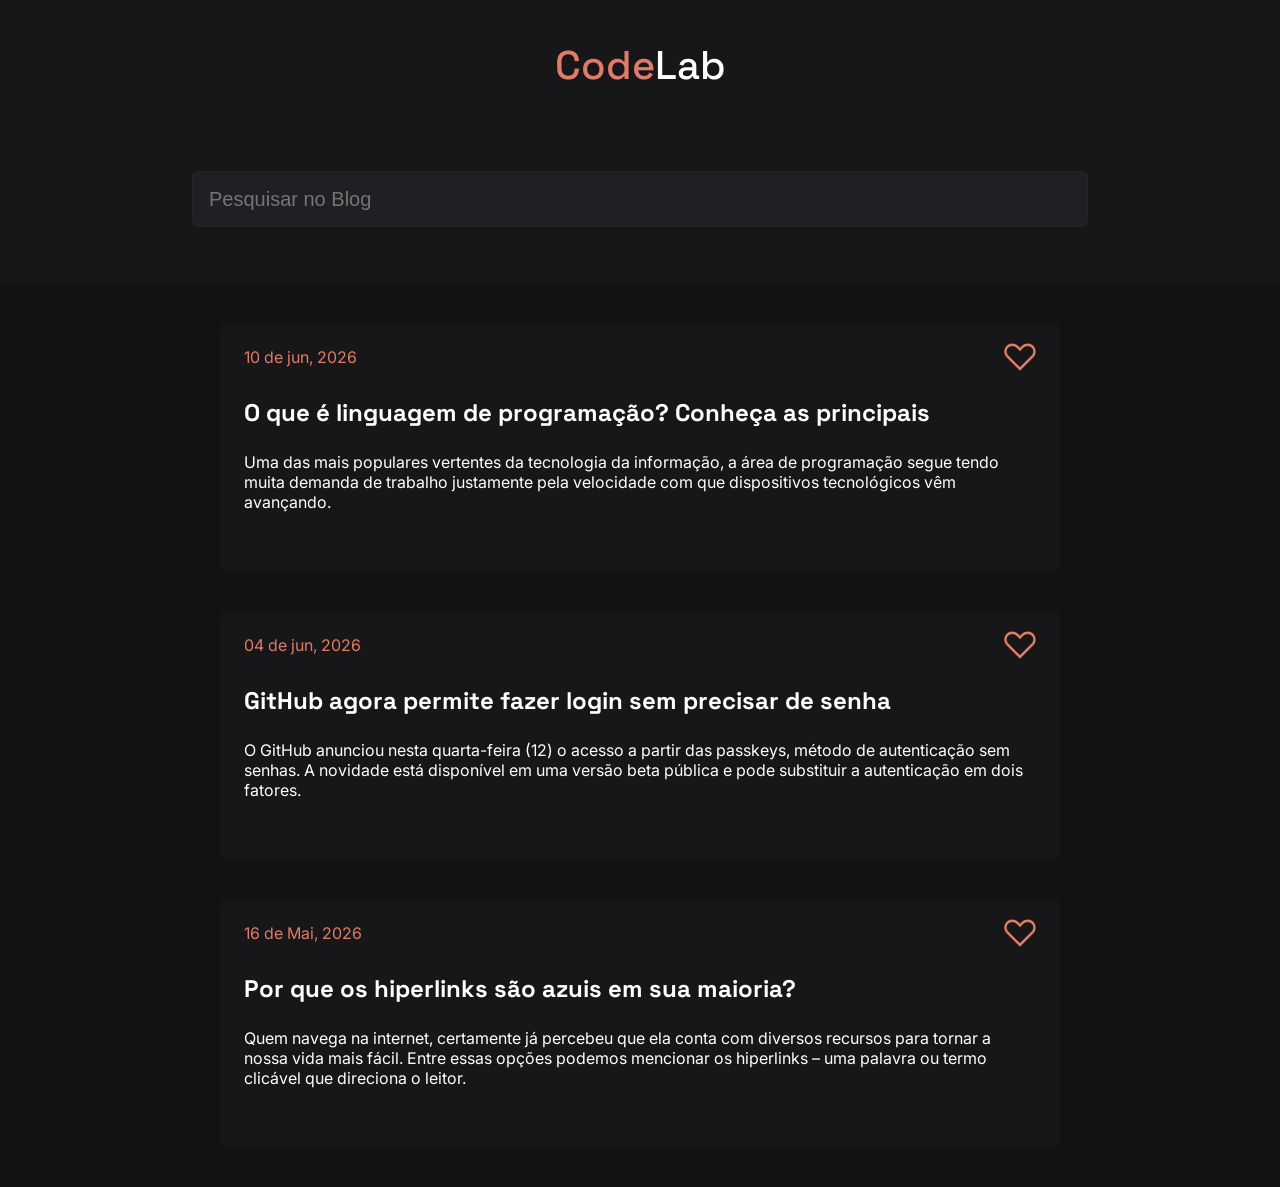
<file: desafio-1/index.html>
<!DOCTYPE html>
<html lang="pt-BR">

<head>
    <meta charset="UTF-8">
    <meta name="viewport" content="width=device-width, initial-scale=1.0">
    <link rel="stylesheet" href="styles.css">
    <title>Blog</title>
</head>


<body>
    <header class="header">
        <h1>Code<span id="lab">Lab</span></h1>
        <input id="search" type="text" placeholder="Pesquisar no Blog">
    </header>
    <main class="main">
        <article class="post">
            <p class="postDate"><time datetime="2026-06-10">10 de jun, 2026</time></p>
            <svg id="icon" width="200" height="200" viewBox="0 0 200 200" fill="none"
                xmlns="http://www.w3.org/2000/svg">
                <path
                    d="M19.6656 98.2928L19.666 98.2931L97.3142 175.941L99.7891 178.416L102.264 175.941L179.912 98.2931C188.54 89.6655 193.297 78.1784 193.297 65.9795C193.297 53.7806 188.54 42.2936 179.912 33.666L179.912 33.6656C171.285 25.0409 159.8 20.2813 147.599 20.2813C135.399 20.2813 123.913 25.0408 115.285 33.6656L115.285 33.6661L99.7889 49.164L84.2909 33.666C75.6657 25.0408 64.1788 20.2813 51.9795 20.2813C39.7802 20.2813 28.2935 25.0408 19.6663 33.6656C11.0382 42.2914 6.28125 53.7809 6.28125 65.9795C6.28125 78.1789 11.0408 89.6656 19.6656 98.2928ZM97.3142 56.5888L99.7892 59.0638L102.264 56.5886L120.234 38.6161C127.55 31.3029 137.256 27.2813 147.599 27.2813C157.943 27.2813 167.647 31.3028 174.963 38.6161C182.277 45.9308 186.297 55.6371 186.297 65.9795C186.297 76.3221 182.277 86.0286 174.962 93.3434L99.7891 168.517L24.6161 93.3437C24.616 93.3436 24.6158 93.3435 24.6157 93.3434C17.3028 86.0282 13.2812 76.3215 13.2812 65.9795C13.2812 55.6367 17.3012 45.9283 24.6154 38.6161C31.9306 31.3029 41.6374 27.2813 51.9795 27.2813C62.3218 27.2813 72.0284 31.303 79.3412 38.6157L97.3142 56.5888ZM181.171 99.5517L99.7891 180.933L18.4074 99.5517C9.435 90.5793 4.5 78.6664 4.5 65.9795C4.5 53.2905 9.43494 41.3798 18.4074 32.4074C27.3798 23.4349 39.2905 18.5 51.9795 18.5C64.6686 18.5 76.5793 23.4349 85.5517 32.4074L97.3142 44.1699L99.7891 46.6447L102.264 44.1699L114.026 32.4074C122.999 23.435 134.912 18.5 147.599 18.5C160.288 18.5 172.198 23.4349 181.171 32.4074L181.171 32.4077C190.145 41.3798 195.078 53.2902 195.078 65.9795C195.078 78.6689 190.145 90.5793 181.171 99.5514L181.171 99.5517Z" />
            </svg>
            <h2 class="postTitle">O que é linguagem de programação? Conheça as principais</h2>
            <p class="postContent">Uma das mais populares vertentes da tecnologia da informação, a área de programação
                segue tendo muita
                demanda de trabalho justamente pela velocidade com que dispositivos tecnológicos vêm avançando.</p>
        </article>
        <article class="post">
            <p class="postDate"><time datetime="2026-06-04">04 de jun, 2026</time></p>
            <svg id="icon" width="200" height="200" viewBox="0 0 200 200" fill="none"
                xmlns="http://www.w3.org/2000/svg">
                <path
                    d="M19.6656 98.2928L19.666 98.2931L97.3142 175.941L99.7891 178.416L102.264 175.941L179.912 98.2931C188.54 89.6655 193.297 78.1784 193.297 65.9795C193.297 53.7806 188.54 42.2936 179.912 33.666L179.912 33.6656C171.285 25.0409 159.8 20.2813 147.599 20.2813C135.399 20.2813 123.913 25.0408 115.285 33.6656L115.285 33.6661L99.7889 49.164L84.2909 33.666C75.6657 25.0408 64.1788 20.2813 51.9795 20.2813C39.7802 20.2813 28.2935 25.0408 19.6663 33.6656C11.0382 42.2914 6.28125 53.7809 6.28125 65.9795C6.28125 78.1789 11.0408 89.6656 19.6656 98.2928ZM97.3142 56.5888L99.7892 59.0638L102.264 56.5886L120.234 38.6161C127.55 31.3029 137.256 27.2813 147.599 27.2813C157.943 27.2813 167.647 31.3028 174.963 38.6161C182.277 45.9308 186.297 55.6371 186.297 65.9795C186.297 76.3221 182.277 86.0286 174.962 93.3434L99.7891 168.517L24.6161 93.3437C24.616 93.3436 24.6158 93.3435 24.6157 93.3434C17.3028 86.0282 13.2812 76.3215 13.2812 65.9795C13.2812 55.6367 17.3012 45.9283 24.6154 38.6161C31.9306 31.3029 41.6374 27.2813 51.9795 27.2813C62.3218 27.2813 72.0284 31.303 79.3412 38.6157L97.3142 56.5888ZM181.171 99.5517L99.7891 180.933L18.4074 99.5517C9.435 90.5793 4.5 78.6664 4.5 65.9795C4.5 53.2905 9.43494 41.3798 18.4074 32.4074C27.3798 23.4349 39.2905 18.5 51.9795 18.5C64.6686 18.5 76.5793 23.4349 85.5517 32.4074L97.3142 44.1699L99.7891 46.6447L102.264 44.1699L114.026 32.4074C122.999 23.435 134.912 18.5 147.599 18.5C160.288 18.5 172.198 23.4349 181.171 32.4074L181.171 32.4077C190.145 41.3798 195.078 53.2902 195.078 65.9795C195.078 78.6689 190.145 90.5793 181.171 99.5514L181.171 99.5517Z" />
            </svg>
            <h2 class="postTitle">GitHub agora permite fazer login sem precisar de senha</h2>
            <p class="postContent">O GitHub anunciou nesta quarta-feira (12) o acesso a partir das passkeys, método de
                autenticação sem senhas. A novidade está disponível em uma versão beta pública e pode substituir a
                autenticação em dois fatores.</p>
        </article>
        <article class="post">
            <p class="postDate"><time datetime="2026-05-16">16 de Mai, 2026</time></p>
            <svg id="icon" width="200" height="200" viewBox="0 0 200 200" fill="none"
                xmlns="http://www.w3.org/2000/svg">
                <path
                    d="M19.6656 98.2928L19.666 98.2931L97.3142 175.941L99.7891 178.416L102.264 175.941L179.912 98.2931C188.54 89.6655 193.297 78.1784 193.297 65.9795C193.297 53.7806 188.54 42.2936 179.912 33.666L179.912 33.6656C171.285 25.0409 159.8 20.2813 147.599 20.2813C135.399 20.2813 123.913 25.0408 115.285 33.6656L115.285 33.6661L99.7889 49.164L84.2909 33.666C75.6657 25.0408 64.1788 20.2813 51.9795 20.2813C39.7802 20.2813 28.2935 25.0408 19.6663 33.6656C11.0382 42.2914 6.28125 53.7809 6.28125 65.9795C6.28125 78.1789 11.0408 89.6656 19.6656 98.2928ZM97.3142 56.5888L99.7892 59.0638L102.264 56.5886L120.234 38.6161C127.55 31.3029 137.256 27.2813 147.599 27.2813C157.943 27.2813 167.647 31.3028 174.963 38.6161C182.277 45.9308 186.297 55.6371 186.297 65.9795C186.297 76.3221 182.277 86.0286 174.962 93.3434L99.7891 168.517L24.6161 93.3437C24.616 93.3436 24.6158 93.3435 24.6157 93.3434C17.3028 86.0282 13.2812 76.3215 13.2812 65.9795C13.2812 55.6367 17.3012 45.9283 24.6154 38.6161C31.9306 31.3029 41.6374 27.2813 51.9795 27.2813C62.3218 27.2813 72.0284 31.303 79.3412 38.6157L97.3142 56.5888ZM181.171 99.5517L99.7891 180.933L18.4074 99.5517C9.435 90.5793 4.5 78.6664 4.5 65.9795C4.5 53.2905 9.43494 41.3798 18.4074 32.4074C27.3798 23.4349 39.2905 18.5 51.9795 18.5C64.6686 18.5 76.5793 23.4349 85.5517 32.4074L97.3142 44.1699L99.7891 46.6447L102.264 44.1699L114.026 32.4074C122.999 23.435 134.912 18.5 147.599 18.5C160.288 18.5 172.198 23.4349 181.171 32.4074L181.171 32.4077C190.145 41.3798 195.078 53.2902 195.078 65.9795C195.078 78.6689 190.145 90.5793 181.171 99.5514L181.171 99.5517Z" />
            </svg>
            <h2 class="postTitle">Por que os hiperlinks são azuis em sua maioria?</h2>
            <p class="postContent">Quem navega na internet, certamente já percebeu que ela conta com diversos recursos
                para tornar a nossa vida mais fácil. Entre essas opções podemos mencionar os hiperlinks – uma palavra ou
                termo clicável que direciona o leitor.</p>
        </article>
    </main>

</body>

<script src="script.js"></script>

</html>
</file>
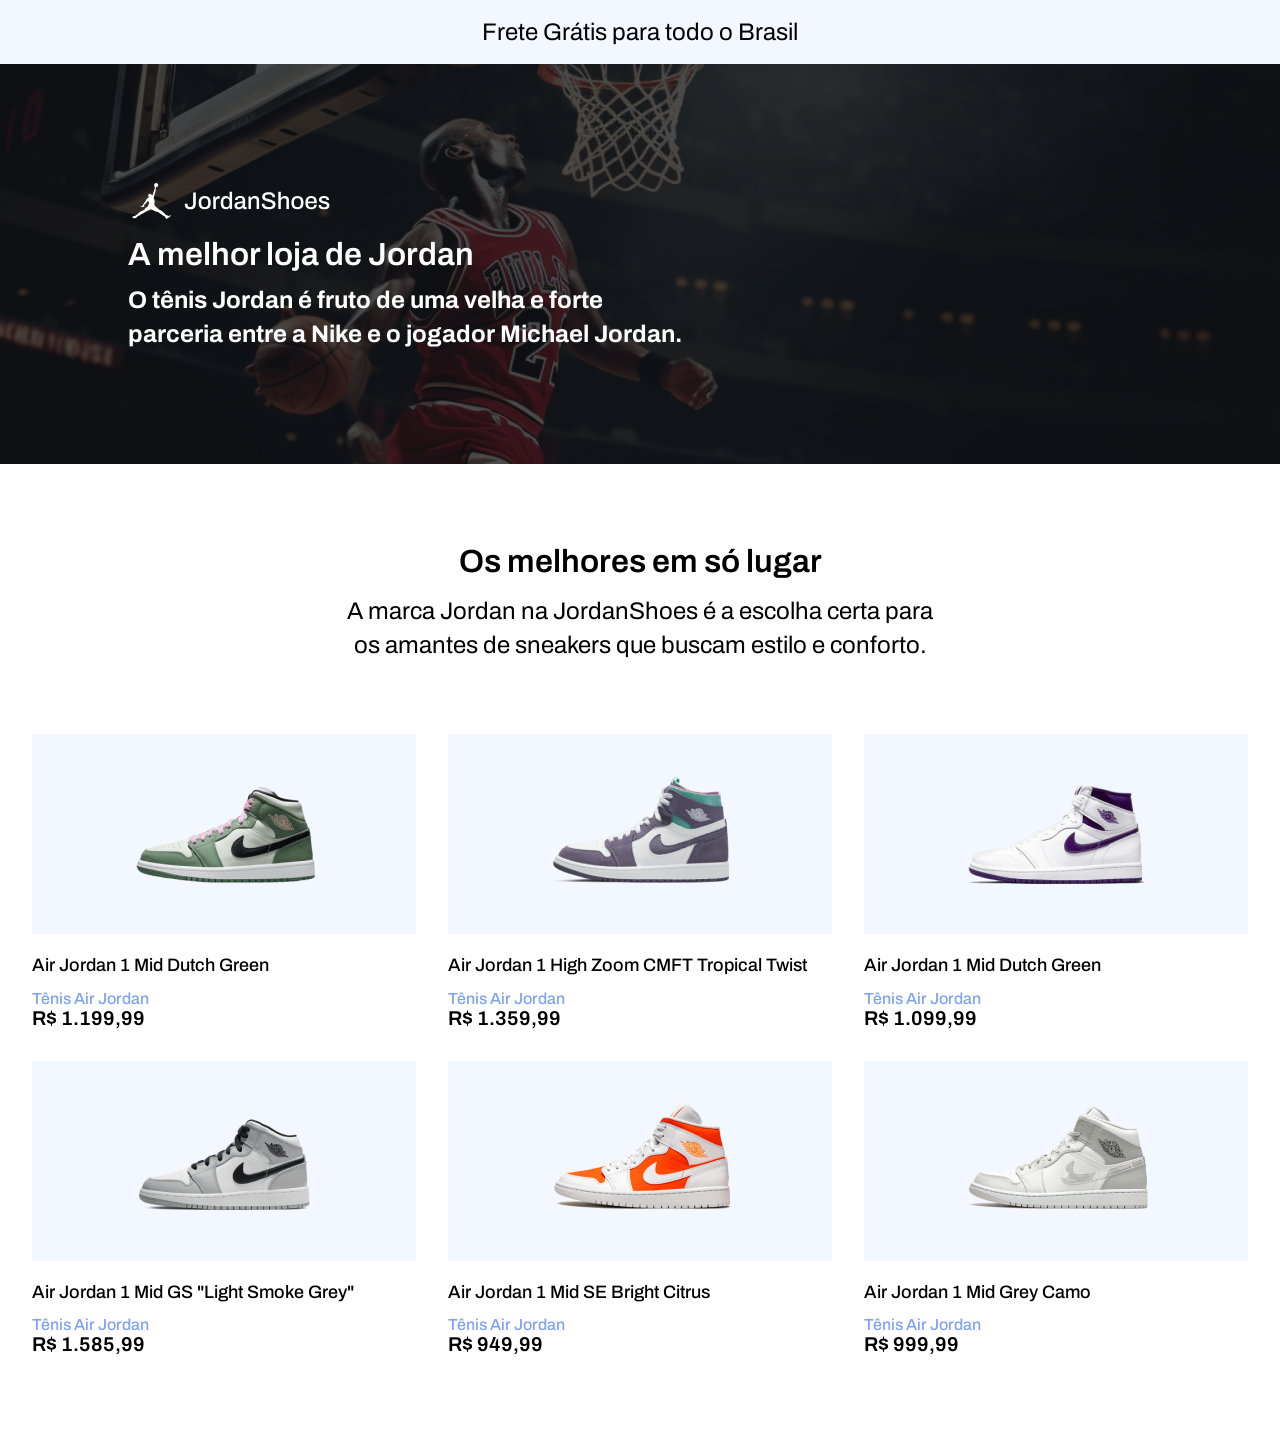
<file: desafio-2/index.html>
<!DOCTYPE html>
<html lang="pt-BR">

<head>
    <meta charset="UTF-8">
    <meta name="viewport" content="width=device-width, initial-scale=1.0">
    <link rel="stylesheet" href="styles.css">
    <title>JordanShoes</title>
</head>

<body>
    <header class="header">
        <div class="frete">
            <p>Frete Grátis para todo o Brasil</p>
        </div>
    </header>
    <div class="banner">
        <div class="jordan">
            <img class="logo" src="./img/logo.svg" alt="logo">

            <h1 class="h1">A melhor loja de Jordan</h1>
            <h2 class="h2">O tênis Jordan é fruto de uma velha e forte
                parceria entre a Nike e o jogador Michael Jordan.</h2>
        </div>
    </div>
    <div class="main">
        <heading class="heading">
            <p class="h1-heading">Os melhores em só lugar</p>
            <p class="h2-heading">A marca Jordan na JordanShoes é a escolha certa para os amantes de sneakers que
                buscam estilo e conforto.</p>
        </heading>
        <div class="items">
            <div class="card">
                <div class="card-img">
                    <img src="./img/jordan-1.png" alt="jordan-1">
                </div>
                <div class="detalhes">
                    <p class="card-name">Air Jordan 1 Mid Dutch Green
                    </p>
                    <p class="card-type">Tênis Air Jordan</p>
                </div>
                <p class="card-price">R$ 1.199,99</p>

            </div>

            <div class="card">
                <div class="card-img">
                    <img src="./img/jordan-2.png" alt="jordan-1">
                </div>
                <div class="detalhes">
                    <p class="card-name">Air Jordan 1 High Zoom CMFT Tropical Twist
                    </p>
                    <p class="card-type">Tênis Air Jordan</p>
                </div>
                <p class="card-price">R$ 1.359,99</p>

            </div>

            <div class="card">
                <div class="card-img">
                    <img src="./img/jordan-3.png" alt="jordan-1">
                </div>
                <div class="detalhes">
                    <p class="card-name">Air Jordan 1 Mid Dutch Green
                    </p>
                    <p class="card-type">Tênis Air Jordan</p>
                </div>
                <p class="card-price">R$ 1.099,99</p>

            </div>

            <div class="card">
                <div class="card-img">
                    <img src="./img/jordan-4.png" alt="jordan-1">
                </div>
                <div class="detalhes">
                    <p class="card-name">Air Jordan 1 Mid GS "Light Smoke Grey"
                    </p>
                    <p class="card-type">Tênis Air Jordan</p>
                </div>
                <p class="card-price">R$ 1.585,99</p>

            </div>

            <div class="card">
                <div class="card-img">
                    <img src="./img/jordan-5.png" alt="jordan-1">
                </div>
                <div class="detalhes">
                    <p class="card-name">Air Jordan 1 Mid SE Bright Citrus
                    </p>
                    <p class="card-type">Tênis Air Jordan</p>
                </div>
                <p class="card-price">R$ 949,99</p>

            </div>

            <div class="card">
                <div class="card-img">
                    <img src="./img/jordan-6.png" alt="jordan-1">
                </div>
                <div class="detalhes">
                    <p class="card-name">Air Jordan 1 Mid Grey Camo
                    </p>
                    <p class="card-type">Tênis Air Jordan</p>
                </div>
                <p class="card-price">R$ 999,99</p>

            </div>

        </div>
    </div>
</body>

</html>
</file>
<file: desafio-1/styles.css>
@import url("https://fonts.googleapis.com/css2?family=Inter:wght@100..900&family=Space+Grotesk:wght@300..700&display=swap");

* {
    box-sizing: border-box;
    padding: 0;
    margin: 0;
    /*border: red 1px solid;
    */
}

:root {
    --brand-color: #e07b67;

    --dark-10: #121214;
    --dark-20: #17171a;
    --dark-30: #202024;
    --dark-40: #252529;

    --gray: #AFABB6;
    --white: #ffffff;
}

body {
    font-family: "Inter", sans-serif;
    background-color: var(--dark-10);
}

h1,
h2,
h3,
h4,
h5,
h6 {
    font-family: "Space Grotesk", sans-serif;
}

.header {
    background-color: var(--dark-20);
    display: flex;
    align-items: center;
    justify-content: space-between;
    flex-direction: column;
    flex-wrap: wrap;
    gap: 40px;
    height: 283px;
    width: 100%;
    padding-top: 40px;
    padding-bottom: 40px;
    flex-direction: column;
}

h1 {
    font-size: 40px;
    color: var(--brand-color);
    font-weight: 500;
}

#lab {
    color: var(--white);
}

#search {
    margin: 16px 24px 16px 24px;
    height: 56px;
    width: 70%;
    background-color: var(--dark-30);
    border: var(--dark-40) 1px solid;
    border-radius: 6px;
    color: var(--gray);
    font-size: 20px;
    padding: 0 16px;
    font-weight: 500;
    outline: none;
}

#search:focus {

    border-color: #ff7b23dc;
    /* Muda a cor da borda */
    box-shadow: 0 0 8px rgba(255, 104, 45, 0.651);
    /* Adiciona um efeito de brilho */
}

main {
    display: flex;
    justify-content: center;
    padding: 40px;
    flex-wrap: wrap;
    gap: 40px;
}

p.postDate {
    color: var(--brand-color);
    font-size: 16px;
    display: inline-block;
    margin-right: 56px;
}

#icon {
    width: 32px;
    height: 32px;
    align-self: flex-end;
    margin-top: -50px;
    fill: #17171A;
    stroke: #E07B67;
    stroke-width: 7;
    transition: fill 0.3s;
    cursor: pointer;
}

#icon.filled {
    fill: #E07B67;
}

#icon:hover {
    fill: #E07B67;
}

.post {
    width: 70%;
    height: 248px;
    color: var(--white);
    display: flex;
    flex-direction: column;
    gap: 24px;
    padding: 24px;
    background-color: var(--dark-20);
    border-radius: 6px;
}

.post:hover {
    border: var(--brand-color) 1px solid;
    box-shadow: 0 0 8px rgba(224, 123, 103, 0.3);
    transform: translateY(-4px);
    transition: transform 0.3s ease;

}

/* ==========================================================================
   RESPONSIVIDADE (Tablets e Celulares)
   ========================================================================== */

/* 📱 TABLETS (Telas até 992px) */
@media (max-width: 992px) {
    .header {
        height: auto;
        /* Permite que o header cresça se o texto quebrar */
        padding: 40px 24px;
    }

    #search,
    .post {
        width: 85%;
        /* Aumenta a largura para aproveitar melhor o espaço */
    }

    .post {
        height: auto;
        /* Evita que o texto transborde se o título for longo */
    }
}

/* 📱 CELULARES (Telas até 576px) */
@media (max-width: 576px) {
    .header {
        gap: 24px;
        /* Diminui o espaçamento no topo */
    }

    h1 {
        font-size: 28px;
        /* Texto menor para não quebrar feio no celular */
        text-align: center;
    }

    #search,
    .post {
        width: 100%;
        /* Ocupa toda a largura disponível */
    }

    #search {
        margin: 0;
        /* Remove as margens laterais fixas que quebravam o layout */
        font-size: 16px;
        /* Ajusta tamanho do texto de busca */
    }

    main {
        padding: 24px 16px;
        /* Diminui o recuo das laterais da tela */
        gap: 24px;
        /* Posts ficam um pouco mais próximos */
    }

    .post {
        padding: 16px;
        gap: 16px;
    }

    p.postDate {
        margin-right: 0;
        /* Remove a margem grande para a data não esmagar outros itens */
        display: block;
        /* Joga itens adjacentes para baixo se não couberem */
        margin-bottom: 8px;
    }

    #icon {

        /* Reposiciona o ícone de favorito no mobile */
        margin-top: 0;
    }
}
</file>
<file: desafio-2/styles.css>
@import url("https://fonts.googleapis.com/css2?family=Archivo:wght@100..900&display=swap");

:root {
    --brand-color: #7ca2f4;
    --dark: #121214;
    --gray: #f3f7ff;
    --white: #ffffff;
}

* {
    margin: 0;
    padding: 0;
    box-sizing: border-box;
}

body {
    font-family: "Archivo", sans-serif;
}

/* HEADER */

.header {
    display: flex;
    flex-direction: column;
    align-items: center;
}

.frete {
    width: 100%;
    min-height: 64px;
    background: var(--gray);

    display: flex;
    justify-content: center;
    align-items: center;

    font-size: 24px;
    text-align: center;
    padding: 0 16px;
}

.banner {
    background-image: url("./img/image-michael-jordan.png");
}

.banner {
    width: 100%;
    min-height: 400px;

    display: flex;
    align-items: center;

    color: var(--white);

    background-size: cover;
    background-position: top;
}


.jordan {
    max-width: 557px;
    margin-left: 10%;
    display: flex;
    flex-direction: column;
    gap: 12px;
}

.logo {
    width: 203px;
    height: auto;
}

.h1 {
    font-size: 32px;
    font-weight: 600;
}

.h2 {
    font-size: 24px;
    line-height: 140%;
}

/* MAIN */

.main {
    width: 100%;
    padding: 80px 20px;

    display: flex;
    flex-direction: column;
    align-items: center;
    gap: 72px;
}

.heading {
    max-width: 593px;
    text-align: center;
}

.h1-heading {
    font-size: 32px;
    font-weight: 600;
    margin-bottom: 16px;
}

.h2-heading {
    font-size: 24px;
    line-height: 140%;
}

/* GRID */

.items {
    width: 100%;
    max-width: 1216px;

    display: grid;
    grid-template-columns: repeat(3, 1fr);
    gap: 32px;
}

.card {
    display: flex;
    flex-direction: column;
}

.card-img {
    width: 100%;
    height: 200px;

    display: flex;
    justify-content: center;
    align-items: center;

    background: var(--gray);
}

.card-img img {
    max-width: 225px;
    width: 100%;
    height: auto;
}

.detalhes {
    display: flex;
    flex-direction: column;
    gap: 12px;
    margin-top: 20px;
}

.card-name {
    font-size: 18px;
    font-weight: 500;
    line-height: 130%;
}

.card-type {
    color: var(--brand-color);
    font-size: 16px;
    font-weight: 500;
}

.card-price {
    font-size: 20px;
    font-weight: 600;
}

/* =====================
   TABLET
   ===================== */

@media (max-width: 1024px) {

    .items {
        grid-template-columns: repeat(2, 1fr);
    }

    .jordan {
        margin-left: 40px;
        margin-right: 40px;
    }

    .h1 {
        font-size: 28px;
    }

    .h2 {
        font-size: 20px;
    }
}

/* =====================
   MOBILE
   ===================== */

@media (max-width: 768px) {

    .frete {
        font-size: 16px;
        padding: 12px;
    }

    .banner {
        min-height: 320px;
        padding: 24px;
    }

    .jordan {
        margin: 0;
        max-width: 100%;
    }

    .logo {
        width: 160px;
    }

    .h1 {
        font-size: 24px;
    }

    .h2 {
        font-size: 18px;
    }

    .heading {
        width: 100%;
    }

    .h1-heading {
        font-size: 24px;
    }

    .h2-heading {
        font-size: 18px;
    }

    .items {
        grid-template-columns: 1fr;
    }

    .card-img {
        height: 180px;
    }

    .card-price {
        font-size: 18px;
    }
}
</file>
